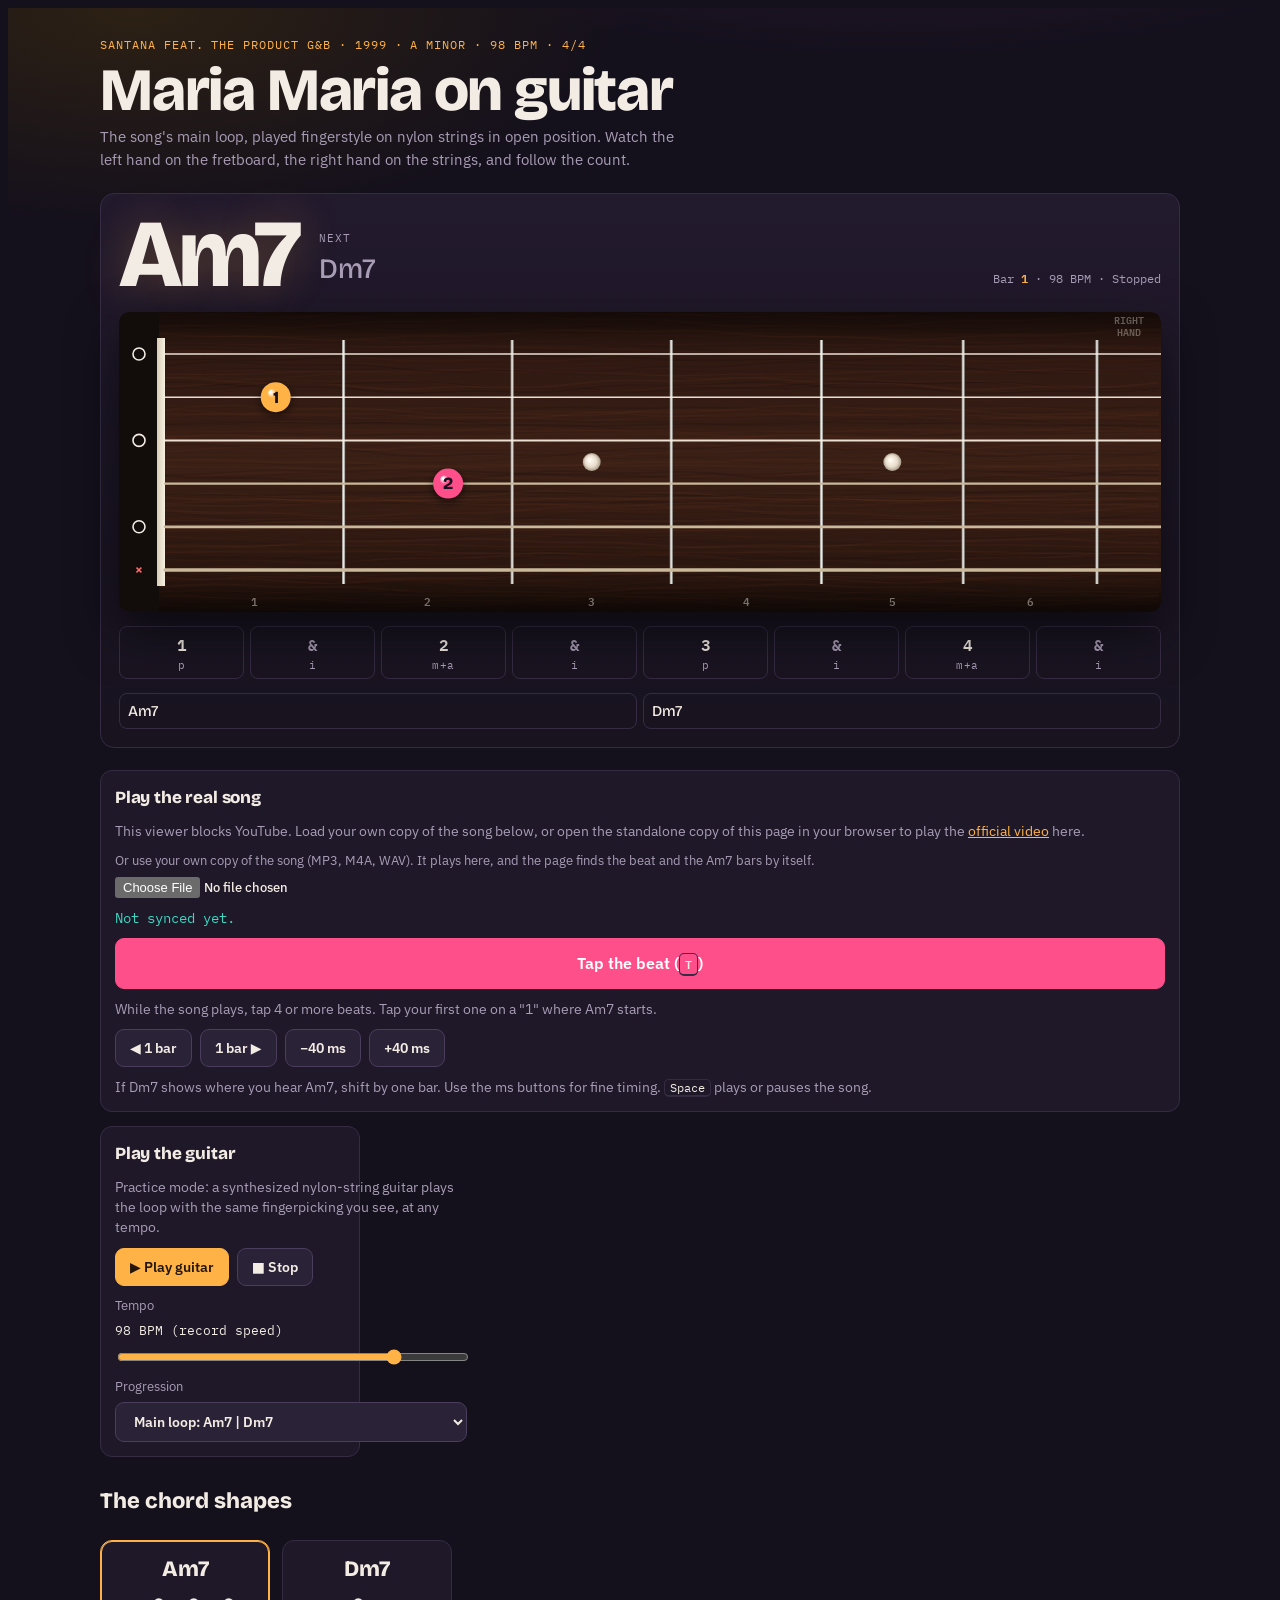
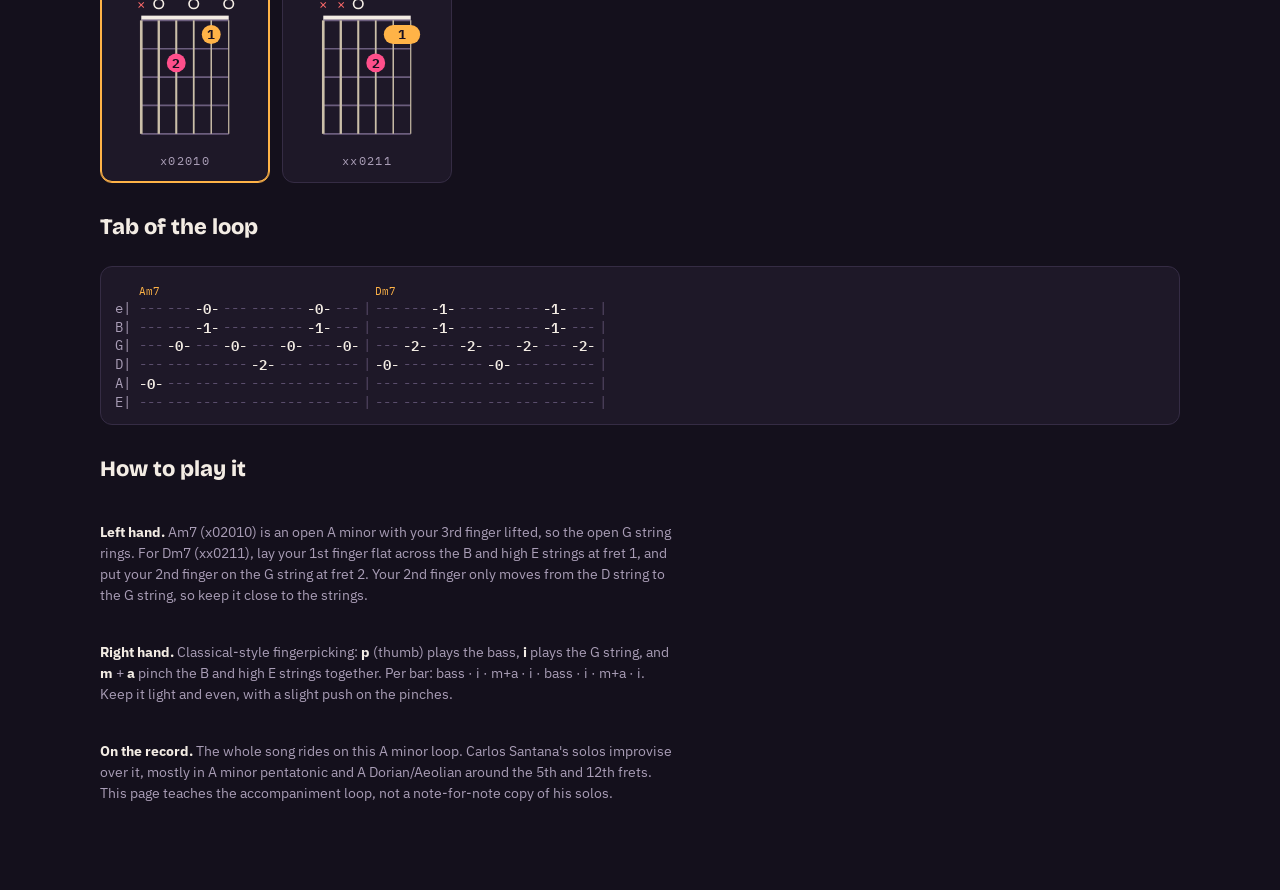
<file: maria-maria/index.html>
<!doctype html>
<html lang="en">
<head>
<meta charset="utf-8">
<meta name="viewport" content="width=device-width, initial-scale=1, viewport-fit=cover">
</head>
<body>
<title>Maria Maria Guitar</title>
<meta name="claude:viewport-fit-sides" content="cover">
<link rel="preconnect" href="https://fonts.googleapis.com">
<link rel="stylesheet" href="https://fonts.googleapis.com/css2?family=Bricolage+Grotesque:opsz,wght@12..96,500;12..96,800&family=IBM+Plex+Sans:wght@400;500;600&family=IBM+Plex+Mono:wght@400;600&display=swap">
<style>
/* Layout: one stage-lit column — chord + fretboard up top, controls under it, chord cards and tab below. Deliberately single (dark) theme: a guitar under stage light. */
:root{
  --night:#14101c;      /* page ground */
  --stage:#1e1828;      /* panels */
  --line:#352c44;
  --ink:#f3ece4;
  --dim:#a99db6;
  --amber:#ffb347;      /* stage light / finger 1 */
  --magenta:#ff4f8b;    /* finger 2 */
  --teal:#3fd6c2;       /* finger 3 */
  --violet:#a98bff;     /* finger 4 */
  --f-display:"Bricolage Grotesque", "Arial Narrow", system-ui, sans-serif;
  --f-body:"IBM Plex Sans", system-ui, -apple-system, "Segoe UI", sans-serif;
  --f-mono:"IBM Plex Mono", ui-monospace, Menlo, Consolas, monospace;
  color-scheme:dark;
}
html,body{background:var(--night);color:var(--ink)}
body{font-family:var(--f-body);font-size:15px;line-height:1.5;
  background:radial-gradient(1200px 500px at 70% -10%, #3a1d3a 0%, transparent 60%),
             radial-gradient(900px 400px at 10% 0%, #2d2114 0%, transparent 55%), var(--night);
  min-height:100%}
.wrap{max-width:1080px;margin:0 auto;padding-block:28px 64px;
  padding-left:max(16px, env(safe-area-inset-left, 0px));padding-right:max(16px, env(safe-area-inset-right, 0px));
  display:grid;gap:22px}
header{display:grid;gap:6px}
.eyebrow{font-family:var(--f-mono);font-size:12px;letter-spacing:.08em;text-transform:uppercase;color:var(--amber)}
h1{font-family:var(--f-display);font-weight:800;font-size:clamp(34px,6vw,60px);line-height:1;margin:0;letter-spacing:-.02em;text-wrap:balance}
.sub{color:var(--dim);max-width:65ch;margin:0}

.stage{background:linear-gradient(180deg,#221a2d,#18131f);border:1px solid var(--line);border-radius:14px;padding:18px;display:grid;gap:14px;min-width:0}
.chordrow{display:flex;align-items:flex-end;gap:18px;flex-wrap:wrap}
.now{font-family:var(--f-display);font-weight:800;font-size:clamp(56px,10vw,96px);line-height:.9;letter-spacing:-.03em;color:var(--ink);text-shadow:0 0 40px rgba(255,179,71,.25);min-width:3.2ch}
.next{display:grid;gap:2px;padding-bottom:8px}
.next small{font-family:var(--f-mono);font-size:11px;letter-spacing:.08em;text-transform:uppercase;color:var(--dim)}
.next b{font-family:var(--f-display);font-size:28px;font-weight:500;color:var(--dim)}
.status{margin-left:auto;text-align:right;font-family:var(--f-mono);font-size:12px;color:var(--dim);padding-bottom:10px;font-variant-numeric:tabular-nums}
.status b{color:var(--amber);font-weight:600}

.board{position:relative;width:100%;border-radius:10px;overflow:hidden;box-shadow:0 20px 50px rgba(0,0,0,.55), inset 0 0 0 1px rgba(255,255,255,.04)}
canvas#fb{display:block;width:100%;height:auto}

.counter{display:grid;grid-template-columns:repeat(8,1fr);gap:6px}
.cell{font-family:var(--f-mono);text-align:center;border:1px solid var(--line);border-radius:8px;padding:6px 0 4px;color:var(--dim);display:grid;gap:0;transition:background .06s}
.cell .c{font-size:16px;font-weight:600}
.cell .h{font-size:11px;letter-spacing:.05em}
.cell.on{background:var(--amber);color:#24160a;border-color:var(--amber)}
.cell.down .c{color:var(--ink)}
.cell.on .c{color:#24160a}

.timeline{display:flex;gap:6px}
.bar{flex:1;position:relative;border:1px solid var(--line);border-radius:8px;padding:6px 8px;font-family:var(--f-display);font-weight:500;overflow:hidden;min-width:0}
.bar span{position:relative;z-index:1}
.bar i{position:absolute;inset:0 auto 0 0;width:0;background:rgba(255,79,139,.22)}
.bar.cur{border-color:var(--magenta)}

.controls{display:grid;grid-template-columns:repeat(auto-fit,minmax(240px,1fr));gap:14px}
.panel{background:var(--stage);border:1px solid var(--line);border-radius:12px;padding:14px;display:grid;gap:10px;align-content:start;min-width:0}
.panel h2{font-family:var(--f-display);font-size:17px;font-weight:800;margin:0;letter-spacing:-.01em}
.panel p{margin:0;color:var(--dim);font-size:13.5px}
.btns{display:flex;flex-wrap:wrap;gap:8px}
button,select{font:600 14px var(--f-body);color:var(--ink);background:#2a2236;border:1px solid #4a3e5c;border-radius:9px;padding:9px 14px;cursor:pointer}
button:hover{background:#342a43}
button:focus-visible,select:focus-visible,input:focus-visible,a:focus-visible{outline:2px solid var(--amber);outline-offset:2px}
button.primary{background:var(--amber);color:#24160a;border-color:var(--amber)}
button.primary:hover{background:#ffc46e}
button.tap{background:var(--magenta);border-color:var(--magenta);color:#fff;flex:1;min-width:140px;font-size:16px;padding:14px}
button.tap.hit{transform:scale(.97)}
label{font-size:13px;color:var(--dim);display:grid;gap:6px}
input[type=range]{width:100%;accent-color:var(--amber)}
.val{font-family:var(--f-mono);color:var(--ink);font-variant-numeric:tabular-nums}
a{color:var(--amber)}
kbd{font-family:var(--f-mono);font-size:12px;border:1px solid var(--line);border-bottom-width:2px;border-radius:5px;padding:0 5px;color:var(--ink)}

.song{grid-column:1/-1;order:-1}
.yt{position:relative;width:100%;max-width:720px;aspect-ratio:16/9;background:#000;border-radius:10px;overflow:hidden}
.yt iframe,.yt>div{position:absolute;inset:0;width:100%;height:100%;border:0}
.sync{font-family:var(--f-mono);font-size:12.5px;color:var(--teal)!important}
input[type=file]{color:var(--ink);font:500 13px var(--f-body)}
audio{width:100%;max-width:720px}
.cards{display:grid;grid-template-columns:repeat(auto-fill,minmax(150px,1fr));gap:12px}
.card{background:var(--stage);border:1px solid var(--line);border-radius:12px;padding:12px;display:grid;gap:6px;justify-items:center}
.card.cur{border-color:var(--amber);box-shadow:0 0 0 1px var(--amber) inset}
.card h3{margin:0;font-family:var(--f-display);font-size:22px;font-weight:800}
.card .shape{font-family:var(--f-mono);font-size:12px;color:var(--dim);letter-spacing:.12em}
.card svg{width:100%;max-width:130px;height:auto}

.tabwrap{overflow-x:auto;background:var(--stage);border:1px solid var(--line);border-radius:12px;padding:12px}
.tab{font-family:var(--f-mono);font-size:14px;line-height:1.35;white-space:pre;display:inline-grid;grid-auto-flow:column;gap:0}
.tcol{display:grid;padding:0 2px;border-radius:4px}
.tcol.lbl{color:var(--dim);padding-right:6px}
.tcol.on{background:rgba(255,179,71,.22)}
.tcol .n{color:var(--ink);font-weight:600}
.tcol .d{color:#5a4d6c}
.tcol.barl{color:#5a4d6c}
.tcol .ch{color:var(--amber);font-size:11px;height:1.35em}

.notes{display:grid;gap:8px;max-width:72ch;color:var(--dim);font-size:14px}
.notes b{color:var(--ink)}
.section-h{font-family:var(--f-display);font-weight:800;font-size:22px;margin:6px 0 0}
@media (max-width:560px){
  .status{margin-left:0;text-align:left;width:100%}
  .cell .c{font-size:14px}
  .timeline{flex-wrap:wrap}.bar{flex:1 1 40%}
}
@media (prefers-reduced-motion:reduce){*{transition:none!important}}
</style>

<div class="wrap">
  <header>
    <div class="eyebrow">Santana feat. The Product G&amp;B · 1999 · A minor · 98 BPM · 4/4</div>
    <h1>Maria Maria on guitar</h1>
    <p class="sub">The song's main loop, played fingerstyle on nylon strings in open position. Watch the left hand on the fretboard, the right hand on the strings, and follow the count.</p>
  </header>

  <section class="stage" aria-label="Player">
    <div class="chordrow">
      <div class="now" id="now">Am7</div>
      <div class="next"><small>Next</small><b id="next">Dm7</b></div>
      <div class="status" id="status">Bar <b id="barNo">1</b> · <span id="tempoNow">98</span> BPM · <span id="modeLbl">Stopped</span></div>
    </div>
    <div class="board"><canvas id="fb" aria-label="Guitar fretboard showing the current chord"></canvas></div>
    <div class="counter" id="counter" aria-hidden="true"></div>
    <div class="timeline" id="timeline"></div>
  </section>

  <section class="controls">
    <div class="panel">
      <h2>Play the guitar</h2>
      <p>Practice mode: a synthesized nylon-string guitar plays the loop with the same fingerpicking you see, at any tempo.</p>
      <div class="btns">
        <button class="primary" id="playBtn" type="button">▶ Play guitar</button>
        <button id="stopBtn" type="button">■ Stop</button>
      </div>
      <label for="tempo">Tempo <span class="val" id="tempoVal">98 BPM (record speed)</span>
        <input id="tempo" type="range" min="50" max="110" step="1" value="98">
      </label>
      <label for="variant">Progression
        <select id="variant">
          <option value="vamp">Main loop: Am7 | Dm7</option>
          <option value="turn">With E7 turnaround: Am7 | Dm7 | Am7 | Dm7 E7</option>
          <option value="a7">With A7 lead-in: Am7 | Dm7 | Am7 A7 | Dm7</option>
        </select>
      </label>
    </div>

    <div class="panel song">
      <h2>Play the real song</h2>
      <div id="ytBox" class="yt"><div id="ytPlayer"></div></div>
      <p id="ytMsg">Loading the YouTube player…</p>
      <label for="songFile">Or use your own copy of the song (MP3, M4A, WAV). It plays here, and the page finds the beat and the Am7 bars by itself.
        <input id="songFile" type="file" accept="audio/*">
      </label>
      <audio id="songAudio" controls hidden></audio>
      <p id="syncInfo" class="sync">Not synced yet.</p>
      <div class="btns">
        <button class="tap" id="tapBtn" type="button">Tap the beat (<kbd>T</kbd>)</button>
      </div>
      <p id="tapInfo">While the song plays, tap 4 or more beats. Tap your first one on a "1" where Am7 starts.</p>
      <div class="btns">
        <button id="barBack" type="button" title="Chords are a bar late">◀ 1 bar</button>
        <button id="barFwd" type="button" title="Chords are a bar early">1 bar ▶</button>
        <button id="nudgeBack" type="button">−40 ms</button>
        <button id="nudgeFwd" type="button">+40 ms</button>
      </div>
      <p>If Dm7 shows where you hear Am7, shift by one bar. Use the ms buttons for fine timing. <kbd>Space</kbd> plays or pauses the song.</p>
    </div>
  </section>

  <h2 class="section-h">The chord shapes</h2>
  <div class="cards" id="cards"></div>

  <h2 class="section-h">Tab of the loop</h2>
  <div class="tabwrap"><div class="tab" id="tab"></div></div>

  <h2 class="section-h">How to play it</h2>
  <div class="notes">
    <p><b>Left hand.</b> Am7 (x02010) is an open A minor with your 3rd finger lifted, so the open G string rings. For Dm7 (xx0211), lay your 1st finger flat across the B and high E strings at fret 1, and put your 2nd finger on the G string at fret 2. Your 2nd finger only moves from the D string to the G string, so keep it close to the strings.</p>
    <p><b>Right hand.</b> Classical-style fingerpicking: <b>p</b> (thumb) plays the bass, <b>i</b> plays the G string, and <b>m</b> + <b>a</b> pinch the B and high E strings together. Per bar: bass · i · m+a · i · bass · i · m+a · i. Keep it light and even, with a slight push on the pinches.</p>
    <p><b>On the record.</b> The whole song rides on this A minor loop. Carlos Santana's solos improvise over it, mostly in A minor pentatonic and A Dorian/Aeolian around the 5th and 12th frets. This page teaches the accompaniment loop, not a note-for-note copy of his solos.</p>
  </div>
</div>

<script>
(() => {
'use strict';
// ---------- Music data ----------
// Strings numbered 1 (high e) .. 6 (low E). frets index [s1..s6]; null = muted.
const OPEN = {1:64, 2:59, 3:55, 4:50, 5:45, 6:40};   // MIDI, standard tuning
const CHORDS = {
  Am7:{ frets:{1:0,2:1,3:0,4:2,5:0,6:null}, fingers:{2:1,4:2}, bass:5, alt:4, shape:'x02010' },
  Dm7:{ frets:{1:1,2:1,3:2,4:0,5:null,6:null}, fingers:{1:1,2:1,3:2}, barre:{fret:1,from:1,to:2,finger:1}, bass:4, alt:4, shape:'xx0211' },
  A7: { frets:{1:0,2:2,3:0,4:2,5:0,6:null}, fingers:{4:2,2:3}, bass:5, alt:4, shape:'x02020' },
  E7: { frets:{1:0,2:0,3:1,4:0,5:2,6:0}, fingers:{5:2,3:1}, bass:6, alt:4, shape:'020100' },
};
const VARIANTS = {
  vamp:[['Am7',4],['Dm7',4]],
  turn:[['Am7',4],['Dm7',4],['Am7',4],['Dm7',2],['E7',2]],
  a7:  [['Am7',4],['Dm7',4],['Am7',2],['A7',2],['Dm7',4]],
};
// eighth-note picking pattern; 'b' = bass, 'a' = alternate bass
const PATTERN = [['b'],[3],[2,1],[3],['a'],[3],[2,1],[3]];
const RH = {b:'p',a:'p',3:'i',2:'m',1:'a'};
const FINGER_COL = {1:'#ffb347',2:'#ff4f8b',3:'#3fd6c2',4:'#a98bff'};

let variant = 'vamp', loop = [], loopEighths = 0;
function buildLoop(){
  loop = []; let e = 0;
  for (const [name,beats] of VARIANTS[variant]){ loop.push({name, start:e, len:beats*2}); e += beats*2; }
  loopEighths = e;
}
buildLoop();
function mod(n,m){ return ((n % m) + m) % m; }
function chordAt(eighth){ // eighth: integer
  const k = mod(eighth, loopEighths);
  for (let i=0;i<loop.length;i++){ const c=loop[i]; if (k>=c.start && k<c.start+c.len) return {c, i, idx:k-c.start, k}; }
}
function stringsAt(eighth){
  const {c, idx} = chordAt(eighth); const ch = CHORDS[c.name];
  const posInBar = mod(eighth, 8);
  // pattern follows position in the bar so half-bar chords keep the groove
  const raw = PATTERN[posInBar];
  const out = [];
  for (const r of raw){
    const s = r==='b' ? ch.bass : r==='a' ? ch.alt : r;
    if (ch.frets[s] != null) out.push({s, fret:ch.frets[s], rh:RH[r], bass:(r==='b'||r==='a')});
  }
  // the downbeat of each chord change: bass + pinch for a fuller attack
  if (idx===0 && posInBar!==0){ /* half-bar change */ out.length=0; out.push({s:ch.bass,fret:ch.frets[ch.bass],rh:'p',bass:true}); }
  return {notes:out, chord:c.name};
}

// ---------- Audio (Karplus–Strong nylon string) ----------
let ctx=null, master=null, verb=null, bufCache = new Map(), activeVoices = {};
function initAudio(){
  if (ctx) return;
  ctx = new (window.AudioContext||window.webkitAudioContext)();
  master = ctx.createGain(); master.gain.value = 0.9;
  const comp = ctx.createDynamicsCompressor(); comp.threshold.value=-14; comp.ratio.value=3;
  // body resonance: gentle low-mid bump + high cut (nylon warmth)
  const body = ctx.createBiquadFilter(); body.type='peaking'; body.frequency.value=180; body.Q.value=1.1; body.gain.value=4;
  const tone = ctx.createBiquadFilter(); tone.type='lowpass'; tone.frequency.value=4200; tone.Q.value=0.5;
  verb = ctx.createConvolver(); verb.buffer = makeImpulse(2.2);
  const wet = ctx.createGain(); wet.gain.value = 0.22;
  master.connect(body); body.connect(tone); tone.connect(comp); comp.connect(ctx.destination);
  tone.connect(verb); verb.connect(wet); wet.connect(comp);
}
function makeImpulse(sec){
  const len = Math.floor(ctx.sampleRate*sec), b = ctx.createBuffer(2,len,ctx.sampleRate);
  for (let ch=0; ch<2; ch++){ const d=b.getChannelData(ch);
    for (let i=0;i<len;i++){ d[i]=(Math.random()*2-1)*Math.pow(1-i/len,3.2)*(i<ctx.sampleRate*0.012?i/(ctx.sampleRate*0.012):1); } }
  return b;
}
function ksBuffer(midi){
  if (bufCache.has(midi)) return bufCache.get(midi);
  const sr = ctx.sampleRate, f = 440*Math.pow(2,(midi-69)/12);
  const dur = 3.2, n = Math.floor(sr*dur);
  const P = sr/f, N = Math.floor(P-0.5), fr = (P-0.5)-N;   // fractional-delay tuning
  const y = new Float32Array(n);
  // excitation: filtered noise burst (nylon = softer, darker)
  let lp=0; for (let i=0;i<=N+1 && i<n;i++){ const w=Math.random()*2-1; lp = lp + 0.45*(w-lp); y[i]=lp; }
  const decay = midi<50 ? 0.9975 : midi<60 ? 0.9968 : 0.9958;
  for (let i=N+2;i<n;i++){
    const a = 0.5*(y[i-N]+y[i-N-1]), b = 0.5*(y[i-N-1]+y[i-N-2]);
    y[i] = decay*((1-fr)*a + fr*b);
  }
  // normalise + pluck-position comb (plucked ~1/5 from bridge)
  let mx=0; const comb=Math.round(P/5), out=new Float32Array(n);
  for (let i=0;i<n;i++){ out[i]= y[i] - 0.55*(i>=comb?y[i-comb]:0); mx=Math.max(mx,Math.abs(out[i])); }
  for (let i=0;i<n;i++) out[i]/= (mx||1);
  const buf = ctx.createBuffer(1,n,sr); buf.copyToChannel(out,0);
  bufCache.set(midi, buf); return buf;
}
function pluck(string, fret, when, vel){
  const midi = OPEN[string]+fret;
  // damp whatever this string was ringing
  const prev = activeVoices[string];
  if (prev){ try{ prev.g.gain.setTargetAtTime(0, when, 0.015); prev.src.stop(when+0.2); }catch(e){} }
  const src = ctx.createBufferSource(); src.buffer = ksBuffer(midi);
  const g = ctx.createGain(); g.gain.value = vel*0.5;
  const pan = ctx.createStereoPanner ? ctx.createStereoPanner() : null;
  if (pan){ pan.pan.value = (string-3.5)*-0.09; src.connect(g); g.connect(pan); pan.connect(master); } else { src.connect(g); g.connect(master); }
  src.start(when); src.stop(when+3.2);
  activeVoices[string] = {src,g};
}

// ---------- Clock ----------
let bpm = 98, mode = 'idle'; // idle | play | follow
let startT = 0, nextEighth = 0, schedTimer = null;
// follow mode: beat grid laid over the real song's clock (YouTube or audio file)
let followBpm = 98, followT0 = 0, offsetSec = 0, barShift = 0;
let src = null;               // 'yt' | 'audio' | null (null = free-running clock from taps)
let ytPlayer = null, ytReady = false, ytRaw = 0, ytRawPerf = 0;
const audioEl = document.getElementById('songAudio');
const eighthDur = () => 30/ (mode==='follow' ? followBpm : bpm);
function mediaTime(){
  if (src==='audio') return audioEl.currentTime;
  if (src==='yt' && ytReady){
    const raw = ytPlayer.getCurrentTime(), st = ytPlayer.getPlayerState(), p = performance.now()/1000;
    if (raw !== ytRaw){ ytRaw = raw; ytRawPerf = p; return raw; }
    // YouTube reports time coarsely: interpolate between updates while playing
    return st===1 ? ytRaw + Math.min(0.5, p - ytRawPerf) * (ytPlayer.getPlaybackRate?ytPlayer.getPlaybackRate():1) : ytRaw;
  }
  return performance.now()/1000;
}
function mediaPlaying(){
  if (src==='audio') return !audioEl.paused;
  if (src==='yt' && ytReady) return ytPlayer.getPlayerState()===1;
  return true;
}

function nowEighths(){
  if (mode==='play') return (ctx.currentTime - startT)/eighthDur();
  if (mode==='follow') return ((mediaTime() - followT0) + offsetSec)/eighthDur() + barShift*8;
  return -1;
}
function startPlay(){
  initAudio(); ctx.resume();
  for (const n of [45,47,48,50,52,55,57,59,60,64,65,40]) ksBuffer(n);
  mode='play'; startT = ctx.currentTime + 0.12; nextEighth = 0;
  clearInterval(schedTimer); schedTimer = setInterval(schedule, 25); schedule();
  updateModeLbl();
}
function stopAll(){
  clearInterval(schedTimer); schedTimer=null;
  if (ctx){ for (const s in activeVoices){ const v=activeVoices[s]; try{ v.g.gain.setTargetAtTime(0, ctx.currentTime, 0.05); v.src.stop(ctx.currentTime+0.3);}catch(e){} } activeVoices={}; }
  mode='idle'; updateModeLbl();
}
function schedule(){
  const ahead = ctx.currentTime + 0.15;
  while (startT + nextEighth*eighthDur() < ahead){
    const t = startT + nextEighth*eighthDur();
    const {notes} = stringsAt(nextEighth);
    const pos = mod(nextEighth,8);
    notes.forEach((nt,j)=>{
      const human = (Math.random()-0.5)*0.008 + (nt.bass?0:j*0.004); // tiny finger stagger
      const vel = nt.bass ? (pos===0?0.95:0.8) : (nt.s<=2 && notes.length>1 ? 0.62 : 0.5);
      pluck(nt.s, nt.fret, Math.max(t+human, ctx.currentTime), vel);
    });
    nextEighth++;
  }
}
function setTempo(v){
  if (mode==='play'){ // keep position when tempo changes
    const e = nowEighths(); bpm=v; startT = ctx.currentTime - e*eighthDur(); nextEighth = Math.ceil(e);
  } else bpm=v;
  document.getElementById('tempoVal').textContent = v + ' BPM' + (v===98?' (record speed)':'');
}

// ---------- Tap sync ----------
let taps = [];
function tap(){
  const t = mediaTime();
  if (taps.length && (t - taps[taps.length-1] > 2.2 || t < taps[taps.length-1])) taps = [];
  taps.push(t);
  const btn = document.getElementById('tapBtn'); btn.classList.add('hit'); setTimeout(()=>btn.classList.remove('hit'),90);
  if (mode==='play') stopAll();
  if (taps.length>=2){
    const iv = []; for (let i=1;i<taps.length;i++) iv.push(taps[i]-taps[i-1]);
    const sorted=[...iv].sort((a,b)=>a-b); const med = sorted[Math.floor(sorted.length/2)];
    // fit: beat period from median interval, phase from least-squares over taps
    let p = med; followBpm = Math.min(140, Math.max(50, 60/p));
    p = 60/followBpm; let s=0; taps.forEach((tt,i)=> s += tt - i*p); followT0 = s/taps.length;
    mode='follow'; updateModeLbl();
  } else { followT0 = t; followBpm = 98; mode='follow'; updateModeLbl(); }
  barShift = 0; offsetSec = 0;
  document.getElementById('tapInfo').textContent = `Taps: ${taps.length} · tempo ${followBpm.toFixed(1)} BPM` + (taps.length<4?' · keep tapping':' · locked in');
  if (src) document.getElementById('syncInfo').textContent = `Synced by tapping: ${followBpm.toFixed(1)} BPM, Am7 bar at ${fmt(followT0)}.`;
}
function fmt(s){ s=Math.max(0,s); return Math.floor(s/60)+':'+(s%60).toFixed(2).padStart(5,'0'); }

// ---------- Real song sources ----------
function useSource(kind){
  if (mode==='play') stopAll();
  if (src!==kind){ taps=[]; }
  src = kind; mode='follow'; updateModeLbl();
}
// YouTube: works when this page is opened as its own file/site; viewers that block embeds fall back to the audio file.
(function loadYT(){
  const msg = document.getElementById('ytMsg');
  const fail = () => { if (ytReady) return; document.getElementById('ytBox').hidden = true;
    msg.innerHTML = 'This viewer blocks YouTube. Load your own copy of the song below, or open the standalone copy of this page in your browser to play the <a href="https://www.youtube.com/watch?v=nPLV7lGbmT4" target="_blank" rel="noopener">official video</a> here.'; };
  window.onYouTubeIframeAPIReady = () => {
    ytPlayer = new YT.Player('ytPlayer', {
      videoId:'nPLV7lGbmT4',
      playerVars:{ playsinline:1, rel:0, modestbranding:1 },
      events:{
        onReady:()=>{ ytReady=true; msg.textContent='Press play on the video. The fretboard follows it. Tap the beat once to lock the sync; it stays locked through pauses and skips.'; },
        onStateChange:e=>{ if (e.data===1){ if(!audioEl.paused) audioEl.pause(); useSource('yt'); } },
        onError:e=>{ msg.innerHTML = `YouTube refused to play the video here (error ${e.data}). If you opened this as a file, run a local web server (see the note in the chat) or <a href="https://www.youtube.com/watch?v=nPLV7lGbmT4" target="_blank" rel="noopener">watch it on YouTube</a>. Your own audio file works either way.`; }
      }
    });
  };
  const s = document.createElement('script'); s.src = 'https://www.youtube.com/iframe_api';
  s.onerror = fail; document.head.appendChild(s);
  setTimeout(fail, 6000);
})();

// Own audio file: play it and find the beat grid automatically
document.getElementById('songFile').addEventListener('change', async ev => {
  const f = ev.target.files[0]; if (!f) return;
  const info = document.getElementById('syncInfo');
  if (ytReady && ytPlayer.pauseVideo) ytPlayer.pauseVideo();
  audioEl.src = URL.createObjectURL(f); audioEl.hidden = false;
  useSource('audio');
  info.textContent = 'Listening to the song to find the beat…';
  try{
    initAudio();
    const buf = await ctx.decodeAudioData(await f.arrayBuffer());
    const r = analyseGrid(buf);
    followBpm = r.bpm; followT0 = r.anchor; barShift = 0; offsetSec = 0; updateModeLbl();
    info.textContent = `Synced automatically: ${r.bpm.toFixed(2)} BPM, Am7 bar starts at ${fmt(r.anchor)} (beat confidence ${(r.conf*100).toFixed(0)}%). Press play.`;
  }catch(err){
    info.textContent = 'Could not analyse this file. It still plays; tap the beat to sync.';
  }
});
audioEl.addEventListener('play', ()=>{ if (ytReady && ytPlayer.getPlayerState()===1) ytPlayer.pauseVideo(); useSource('audio'); });

function analyseGrid(buf){
  // 1) mono, downsample to ~11 kHz
  const sr0 = buf.sampleRate, step = Math.max(1, Math.round(sr0/11025)), sr = sr0/step;
  const chs = []; for (let c=0;c<buf.numberOfChannels;c++) chs.push(buf.getChannelData(c));
  const n = Math.floor(buf.length/step), x = new Float32Array(n);
  for (let i=0;i<n;i++){ let s=0; for (const ch of chs) s+=ch[i*step]; x[i]=s/chs.length; }
  // 2) onset envelope: rectified energy rise per hop
  const hop = 128, fr = sr/hop, m = Math.floor(n/hop), env = new Float32Array(m);
  let prev = 0;
  for (let j=0;j<m;j++){ let e=0; for (let i=j*hop;i<(j+1)*hop;i++) e+=x[i]*x[i]; e=Math.log(1e-6+e); env[j]=Math.max(0,e-prev); prev=e; }
  // 3) tempo + phase: strongest periodicity between 92 and 104 BPM
  let best={s:-1};
  for (let b=92;b<=104;b+=0.01){
    const per = fr*60/b; let re=0, im=0, tot=0;
    for (let j=0;j<m;j++){ const a=2*Math.PI*j/per; re+=env[j]*Math.cos(a); im+=env[j]*Math.sin(a); tot+=env[j]; }
    const s = Math.hypot(re,im)/(tot||1);
    if (s>best.s) best={s,b,ph:Math.atan2(im,re)};
  }
  const bpmF = best.b, beat = 60/bpmF;
  let t0 = (best.ph/(2*Math.PI))*beat; if (t0<0) t0+=beat;           // a beat time
  // 4) which beat is the "1" of Am7: compare A vs D bass energy beat by beat
  const goertzel = (start,len,f)=>{ const w=2*Math.PI*f/sr, c=2*Math.cos(w); let s1=0,s2=0; for(let i=start;i<start+len && i<n;i++){ const s=x[i]+c*s1-s2; s2=s1; s1=s; } return s1*s1+s2*s2-c*s1*s2; };
  const nb = Math.floor((buf.duration - t0)/beat) - 1, AD = [];
  for (let k=0;k<nb;k++){
    const st = Math.floor((t0+k*beat)*sr), len = Math.floor(beat*sr*0.9);
    const A = goertzel(st,len,55)+goertzel(st,len,110)+goertzel(st,len,220);
    const D = goertzel(st,len,73.42)+goertzel(st,len,146.83)+goertzel(st,len,293.66);
    AD.push(Math.log((A+1e-9)/(D+1e-9)));
  }
  let bestOff=0, bestScore=-Infinity;
  for (let off=0; off<8; off++){ // 8 beats = Am7 bar + Dm7 bar
    let sc=0; for (let k=0;k<AD.length;k++){ const pos=((k-off)%8+8)%8; sc += pos<4 ? AD[k] : -AD[k]; }
    if (sc>bestScore){ bestScore=sc; bestOff=off; }
  }
  return {bpm:bpmF, anchor:t0+bestOff*beat, conf:Math.min(1,best.s*8)};
}

function updateModeLbl(){
  document.getElementById('modeLbl').textContent = mode==='play'?'Playing':mode==='follow'?(src?'Following the song':'Following your taps'):'Stopped';
  document.getElementById('tempoNow').textContent = (mode==='follow'?followBpm:bpm).toFixed(0);
}

// ---------- Fretboard canvas ----------
const cv = document.getElementById('fb'), g2 = cv.getContext('2d');
let W=0,H=0,dpr=1, woodCanvas=null;
const FRETS = 6;
const reduce = matchMedia('(prefers-reduced-motion: reduce)').matches;
function layout(){
  const r = cv.parentElement.getBoundingClientRect();
  W = r.width; H = Math.max(190, Math.min(300, W*0.3));
  dpr = Math.min(2, window.devicePixelRatio||1);
  cv.width = Math.round(W*dpr); cv.height = Math.round(H*dpr); cv.style.height = H+'px';
  woodCanvas = makeWood();
}
const geo = () => {
  const left = 46, right = W - 64, top = H*0.14, bot = H*0.86;
  const span = right-left, k = span/(1-Math.pow(2,-FRETS/12));
  const fx = f => left + k*(1-Math.pow(2,-f/12));
  const sy = s => top + (s-1)*(bot-top)/5;  // string 1 on top (tab orientation)
  return {left,right,top,bot,fx,sy};
};
function rng(seed){ return ()=> (seed = (seed*16807)%2147483647)/2147483647; }
function makeWood(){
  const c = document.createElement('canvas'); c.width=cv.width; c.height=cv.height;
  const x = c.getContext('2d'); x.scale(dpr,dpr);
  const gr = x.createLinearGradient(0,0,0,H);
  gr.addColorStop(0,'#2a1610'); gr.addColorStop(.5,'#3b2016'); gr.addColorStop(1,'#24130d');
  x.fillStyle=gr; x.fillRect(0,0,W,H);
  const r = rng(7);
  for (let i=0;i<140;i++){ // rosewood grain
    const y = r()*H, a = 0.04+r()*0.09, amp = 1+r()*4, ph=r()*6;
    x.strokeStyle = r()<.5 ? `rgba(0,0,0,${a})` : `rgba(140,70,40,${a*0.8})`;
    x.lineWidth = 0.6+r()*1.6; x.beginPath();
    for (let px=0; px<=W; px+=8){ const yy = y + Math.sin(px/90+ph)*amp + Math.sin(px/23+ph*2)*amp*0.3; px?x.lineTo(px,yy):x.moveTo(px,yy); }
    x.stroke();
  }
  const G = geo();
  // edges shading
  const eg = x.createLinearGradient(0,0,0,H); eg.addColorStop(0,'rgba(0,0,0,.55)'); eg.addColorStop(.12,'rgba(0,0,0,0)'); eg.addColorStop(.88,'rgba(0,0,0,0)'); eg.addColorStop(1,'rgba(0,0,0,.6)');
  x.fillStyle=eg; x.fillRect(0,0,W,H);
  // headstock area
  x.fillStyle='#120c0a'; x.fillRect(0,0,G.left-6,H);
  // inlays (3rd, 5th fret)
  for (const f of [3,5]){
    const cx=(G.fx(f-1)+G.fx(f))/2, cy=(G.sy(3)+G.sy(4))/2, rr=Math.min(9,H*0.04);
    const pg = x.createRadialGradient(cx-2,cy-2,1,cx,cy,rr); pg.addColorStop(0,'#fffaf0'); pg.addColorStop(.6,'#e8dccb'); pg.addColorStop(1,'#a89a8a');
    x.fillStyle=pg; x.beginPath(); x.arc(cx,cy,rr,0,7); x.fill();
  }
  // frets
  for (let f=1; f<=FRETS; f++){
    const fx=G.fx(f); const fg=x.createLinearGradient(fx-2,0,fx+2,0);
    fg.addColorStop(0,'#6d6a66'); fg.addColorStop(.5,'#f2efe9'); fg.addColorStop(1,'#5b5854');
    x.fillStyle=fg; x.fillRect(fx-1.6,G.top-14,3.2,G.bot-G.top+28);
  }
  // nut (bone)
  const ng=x.createLinearGradient(G.left-8,0,G.left,0); ng.addColorStop(0,'#d8cdb8'); ng.addColorStop(1,'#f7f0e1');
  x.fillStyle=ng; x.fillRect(G.left-8,G.top-16,8,G.bot-G.top+32);
  // fret numbers
  x.fillStyle='rgba(243,236,228,.45)'; x.font='600 11px "IBM Plex Mono", monospace'; x.textAlign='center';
  for (let f=1; f<=FRETS; f++) x.fillText(String(f), (G.fx(f-1)+G.fx(f))/2, H-6);
  // right-hand zone label
  x.fillStyle='rgba(243,236,228,.35)'; x.font='600 10px "IBM Plex Mono", monospace';
  x.fillText('RIGHT', G.right+32, 12); x.fillText('HAND', G.right+32, 24);
  return c;
}
const STR_W = {1:1.3,2:1.6,3:2.0,4:2.3,5:2.8,6:3.3};
function drawString(G, s, amp, phase, fromX, glow){
  const y=G.sy(s), x0=G.left, x1=G.right+64;
  const wound = s>=4;
  g2.lineCap='round';
  g2.strokeStyle = wound ? '#c9b89a' : 'rgba(250,240,225,.92)';
  if (glow>0){ g2.shadowColor='rgba(255,179,71,'+(0.9*glow)+')'; g2.shadowBlur=14*glow; }
  g2.lineWidth = STR_W[s];
  g2.beginPath(); g2.moveTo(x0,y);
  const vStart = Math.max(x0, fromX);
  g2.lineTo(vStart,y);
  const segs=36;
  for (let i=1;i<=segs;i++){
    const u=i/segs, xx=vStart+(x1-vStart)*u;
    g2.lineTo(xx, y + amp*Math.sin(Math.PI*u)*Math.sin(phase));
  }
  g2.stroke(); g2.shadowBlur=0;
  if (wound){ // winding texture
    g2.strokeStyle='rgba(60,45,30,.35)'; g2.lineWidth=0.6; g2.beginPath();
    for (let xx=x0; xx<vStart; xx+=3){ g2.moveTo(xx,y-STR_W[s]/2); g2.lineTo(xx+1.5,y+STR_W[s]/2); }
    g2.stroke();
  }
}
function dotPos(G, s, fret){ return {x: G.fx(fret-1) + (G.fx(fret)-G.fx(fret-1))*0.62, y: G.sy(s)}; }
function drawChord(G, name, alpha, ghost){
  const ch = CHORDS[name]; const r = Math.min(15, H*0.062);
  g2.globalAlpha = alpha;
  if (ch.barre){
    const b=ch.barre, a=dotPos(G,b.from,b.fret), c=dotPos(G,b.to,b.fret);
    g2.fillStyle = ghost?'transparent':FINGER_COL[b.finger]; g2.strokeStyle=FINGER_COL[b.finger]; g2.lineWidth=2;
    g2.beginPath(); g2.roundRect ? g2.roundRect(a.x-r, a.y-r, 2*r, c.y-a.y+2*r, r) : g2.rect(a.x-r,a.y-r,2*r,c.y-a.y+2*r);
    ghost? g2.stroke() : g2.fill();
  }
  for (const s in ch.fingers){
    const f = ch.frets[s]; if (!f) continue;
    const p = dotPos(G,+s,f), col = FINGER_COL[ch.fingers[s]];
    if (ghost){ g2.strokeStyle=col; g2.lineWidth=2; g2.setLineDash([4,3]); g2.beginPath(); g2.arc(p.x,p.y,r,0,7); g2.stroke(); g2.setLineDash([]); continue; }
    g2.shadowColor='rgba(0,0,0,.6)'; g2.shadowBlur=8; g2.shadowOffsetY=3;
    const gr=g2.createRadialGradient(p.x-r*.35,p.y-r*.35,1,p.x,p.y,r); gr.addColorStop(0,'#fff'); gr.addColorStop(.25,col); gr.addColorStop(1,col);
    g2.fillStyle=gr; g2.beginPath(); g2.arc(p.x,p.y,r,0,7); g2.fill();
    g2.shadowBlur=0; g2.shadowOffsetY=0;
    g2.fillStyle='#1a1020'; g2.font=`800 ${Math.round(r*1.1)}px "Bricolage Grotesque", sans-serif`; g2.textAlign='center'; g2.textBaseline='middle';
    g2.fillText(ch.fingers[s], p.x, p.y+1);
  }
  if (!ghost){ // open / muted markers
    g2.font='700 13px "IBM Plex Mono", monospace'; g2.textAlign='center'; g2.textBaseline='middle';
    for (let s=1;s<=6;s++){
      const y=G.sy(s), x=G.left-26;
      if (ch.frets[s]===null){ g2.fillStyle='#ff6b6b'; g2.fillText('×',x,y); }
      else if (ch.frets[s]===0){ g2.strokeStyle='#f3ece4'; g2.lineWidth=1.6; g2.beginPath(); g2.arc(x,y,6,0,7); g2.stroke(); }
    }
  }
  g2.globalAlpha = 1;
}
const NAMES=['C','C♯','D','E♭','E','F','F♯','G','A♭','A','B♭','B'];
function render(){
  const G = geo();
  g2.setTransform(dpr,0,0,dpr,0,0);
  g2.clearRect(0,0,W,H);
  if (woodCanvas) g2.drawImage(woodCanvas,0,0,W,H);

  const e = nowEighths();
  const active = mode!=='idle';
  const ei = active ? Math.floor(e) : 0;
  const cur = chordAt(ei);
  const curName = cur.c.name;

  // strings with vibration from recent plucks
  const ed = eighthDur();
  for (let s=1;s<=6;s++){
    let amp=0, phase=0, fromX=G.left, glow=0, rh=null;
    if (active){
      for (let k=ei; k>=ei-12; k--){
        const st = stringsAt(k).notes.find(n=>n.s===s);
        if (st){
          const dt = (e-k)*ed;
          amp = (st.bass?3.4:2.4)*Math.exp(-dt*3.2);
          phase = reduce ? Math.PI/2 : dt*2*Math.PI*(14+ (7-s)*3);
          fromX = st.fret>0 ? G.fx(st.fret) : G.left;
          glow = Math.exp(-dt*9);
          if (dt < 0.22) rh = st.rh;
          break;
        }
      }
    }
    drawString(G,s,amp,phase,fromX,glow);
    if (rh){ // right-hand finger label
      const y=G.sy(s), x=G.right+34;
      g2.fillStyle = rh==='p'?'#ffb347':rh==='i'?'#3fd6c2':rh==='m'?'#ff4f8b':'#a98bff';
      g2.beginPath(); g2.arc(x,y,10,0,7); g2.fill();
      g2.fillStyle='#1a1020'; g2.font='800 12px "IBM Plex Mono", monospace'; g2.textAlign='center'; g2.textBaseline='middle';
      g2.fillText(rh,x,y+1);
    }
  }

  // chord dots: fade in at change, show next chord as a ghost in the last half-beat
  let alpha=1;
  if (active){ const into = (e - (Math.floor(e) - cur.idx))*ed; alpha = Math.min(1, 0.35 + into/0.08); }
  drawChord(G, curName, alpha, false);
  const nextIdx = (cur.i+1)%loop.length, nextName = loop[nextIdx].name;
  if (active && nextName!==curName){
    const left = (cur.c.len - cur.idx) - (e-Math.floor(e));
    if (left < 1) drawChord(G, nextName, 0.85*(1-left), true);
  }
  // sounding note names over pluck glow (subject detail: real pitches)
  if (active){
    const {notes} = stringsAt(ei);
    const dt=(e-ei)*ed;
    if (dt<0.25){
      g2.globalAlpha = 1 - dt/0.25;
      g2.font='600 11px "IBM Plex Mono", monospace'; g2.textAlign='center'; g2.fillStyle='#ffe2b8';
      for (const n of notes){
        const midi=OPEN[n.s]+n.fret, x = n.fret>0 ? dotPos(G,n.s,n.fret).x : G.left+14;
        g2.fillText(NAMES[midi%12]+(Math.floor(midi/12)-1), x, G.sy(n.s)-(n.fret>0?20:9));
      }
      g2.globalAlpha=1;
    }
  }
  updateDom(active, e, cur, nextName);
  requestAnimationFrame(render);
}

// ---------- DOM: counter, timeline, cards, tab ----------
const counter = document.getElementById('counter');
['1','&','2','&','3','&','4','&'].forEach((c,i)=>{
  const d=document.createElement('div'); d.className='cell'+(i%2===0?' down':'');
  const k = PATTERN[i].map(x=>RH[x]).join('+');
  d.innerHTML=`<span class="c">${c}</span><span class="h">${k}</span>`; counter.appendChild(d);
});
const cells=[...counter.children];
function buildTimeline(){
  const tl=document.getElementById('timeline'); tl.innerHTML='';
  const bars = loopEighths/8;
  for (let b=0;b<bars;b++){
    const names = loop.filter(c=>c.start>=b*8 && c.start<(b+1)*8).map(c=>c.name);
    const d=document.createElement('div'); d.className='bar'; d.innerHTML=`<i></i><span>${names.join(' · ')}</span>`; tl.appendChild(d);
  }
}
function chordSVG(name){
  const ch=CHORDS[name]; const w=110,h=130, x0=18, y0=24, sw=(w-2*x0)/5, fh=24;
  let s=`<svg viewBox="0 0 ${w} ${h}" role="img" aria-label="${name} chord diagram">`;
  s+=`<rect x="${x0}" y="${y0-4}" width="${sw*5}" height="4" fill="#f3ece4"/>`;
  for(let f=0;f<=4;f++) s+=`<line x1="${x0}" x2="${x0+sw*5}" y1="${y0+f*fh}" y2="${y0+f*fh}" stroke="#6b5d7d" stroke-width="1.4"/>`;
  for(let i=0;i<6;i++) s+=`<line x1="${x0+i*sw}" x2="${x0+i*sw}" y1="${y0}" y2="${y0+4*fh}" stroke="#cbbfa9" stroke-width="${1+ (5-i)*0.25}"/>`;
  for(let i=0;i<6;i++){ const str=6-i, fr=ch.frets[str], x=x0+i*sw;
    if(fr===null) s+=`<text x="${x}" y="${y0-10}" fill="#ff6b6b" font-size="12" text-anchor="middle" font-family="IBM Plex Mono, monospace">×</text>`;
    else if(fr===0) s+=`<circle cx="${x}" cy="${y0-14}" r="4" fill="none" stroke="#f3ece4" stroke-width="1.4"/>`;
  }
  if(ch.barre){ const b=ch.barre; const xa=x0+(6-b.to)*sw, xb=x0+(6-b.from)*sw, y=y0+(b.fret-.5)*fh;
    s+=`<rect x="${xa-8}" y="${y-8}" width="${xb-xa+16}" height="16" rx="8" fill="${FINGER_COL[b.finger]}"/>`; }
  for(const st in ch.fingers){ const fr=ch.frets[st]; const x=x0+(6-st)*sw, y=y0+(fr-.5)*fh; const fi=ch.fingers[st];
    if(ch.barre && ch.barre.fret===fr && +st>=ch.barre.from && +st<=ch.barre.to){ if(+st===ch.barre.from) s+=`<text x="${(x0+(6-ch.barre.to)*sw + x)/2}" y="${y+4}" fill="#1a1020" font-size="11" font-weight="800" text-anchor="middle" font-family="IBM Plex Mono, monospace">${fi}</text>`; continue; }
    s+=`<circle cx="${x}" cy="${y}" r="8" fill="${FINGER_COL[fi]}"/><text x="${x}" y="${y+4}" fill="#1a1020" font-size="11" font-weight="800" text-anchor="middle" font-family="IBM Plex Mono, monospace">${fi}</text>`;
  }
  return s+'</svg>';
}
function buildCards(){
  const el=document.getElementById('cards'); el.innerHTML='';
  const uniq=[...new Set(loop.map(c=>c.name))];
  for(const n of uniq){ const d=document.createElement('div'); d.className='card'; d.dataset.name=n;
    d.innerHTML=`<h3>${n}</h3>${chordSVG(n)}<div class="shape">${CHORDS[n].shape}</div>`; el.appendChild(d); }
}
let tabCols=[];
function buildTab(){
  const el=document.getElementById('tab'); el.innerHTML=''; tabCols=[];
  const lbl=document.createElement('div'); lbl.className='tcol lbl';
  lbl.innerHTML=`<span class="ch"> </span>`+['e','B','G','D','A','E'].map(x=>`<span>${x}|</span>`).join(''); el.appendChild(lbl);
  for(let k=0;k<loopEighths;k++){
    if(k>0 && k%8===0){ const b=document.createElement('div'); b.className='tcol barl'; b.innerHTML='<span class="ch"> </span>'+'|<br>'.repeat(6).split('<br>').slice(0,6).map(x=>`<span>|</span>`).join(''); el.appendChild(b); }
    const {notes,chord}=stringsAt(k); const cs=chordAt(k);
    const col=document.createElement('div'); col.className='tcol';
    let h=`<span class="ch">${cs.idx===0?chord:' '}</span>`;
    for(let s=1;s<=6;s++){ const n=notes.find(x=>x.s===s); h+= n?`<span class="n">-${n.fret}-</span>`:`<span class="d">---</span>`; }
    col.innerHTML=h; el.appendChild(col); tabCols.push(col);
  }
  const end=document.createElement('div'); end.className='tcol barl'; end.innerHTML='<span class="ch"> </span>'+Array(6).fill('<span>|</span>').join(''); el.appendChild(end);
}
let lastKey='';
function updateDom(active, e, cur, nextName){
  const ei = active?Math.floor(e):-1;
  const key = ei+'|'+cur.c.name+'|'+mode;
  // timeline fill updates every frame
  const bars=[...document.getElementById('timeline').children];
  const k = active ? mod(e, loopEighths) : 0;
  bars.forEach((b,i)=>{ const p = active ? Math.max(0,Math.min(1,(k-i*8)/8)) : 0; b.firstChild.style.width=(p*100)+'%'; b.classList.toggle('cur', active && Math.floor(k/8)===i); });
  if (key===lastKey) return; lastKey=key;
  document.getElementById('now').textContent=cur.c.name;
  document.getElementById('next').textContent=nextName;
  document.getElementById('barNo').textContent = active? (e<0?'intro':Math.floor(e/8)+1) : 1;
  cells.forEach((c,i)=>c.classList.toggle('on', active && mod(ei,8)===i));
  tabCols.forEach((c,i)=>c.classList.toggle('on', active && mod(ei,loopEighths)===i));
  document.querySelectorAll('.card').forEach(c=>c.classList.toggle('cur', c.dataset.name===cur.c.name));
}

// ---------- Wire up ----------
function rebuild(){ buildLoop(); buildTimeline(); buildCards(); buildTab(); lastKey=''; }
document.getElementById('playBtn').onclick=()=>{ taps=[]; if(!audioEl.paused) audioEl.pause(); if(ytReady&&ytPlayer.getPlayerState()===1) ytPlayer.pauseVideo(); src=null; startPlay(); };
document.getElementById('stopBtn').onclick=stopAll;
document.getElementById('tempo').oninput=ev=>setTempo(+ev.target.value);
document.getElementById('variant').onchange=ev=>{ variant=ev.target.value; const was=mode==='play'; if(was) stopAll(); rebuild(); if(was) startPlay(); };
document.getElementById('tapBtn').onclick=tap;
document.getElementById('barBack').onclick=()=>{ barShift--; lastKey=''; };
document.getElementById('barFwd').onclick=()=>{ barShift++; lastKey=''; };
document.getElementById('nudgeBack').onclick=()=>{ offsetSec-=0.04; };
document.getElementById('nudgeFwd').onclick=()=>{ offsetSec+=0.04; };
addEventListener('keydown',ev=>{
  if (ev.target.tagName==='SELECT'||ev.target.tagName==='INPUT') return;
  if (ev.code==='Space'){ ev.preventDefault();
    if (src==='audio'){ audioEl.paused?audioEl.play():audioEl.pause(); }
    else if (src==='yt' && ytReady){ ytPlayer.getPlayerState()===1?ytPlayer.pauseVideo():ytPlayer.playVideo(); }
    else mode==='play'?stopAll():startPlay(); }
  if (ev.key==='t'||ev.key==='T'){ ev.preventDefault(); tap(); }
});
addEventListener('resize', layout);
rebuild(); layout();
if (document.fonts && document.fonts.ready) document.fonts.ready.then(()=>{ woodCanvas=makeWood(); });
requestAnimationFrame(render);
})();
</script>

</body>
</html>
</file>
